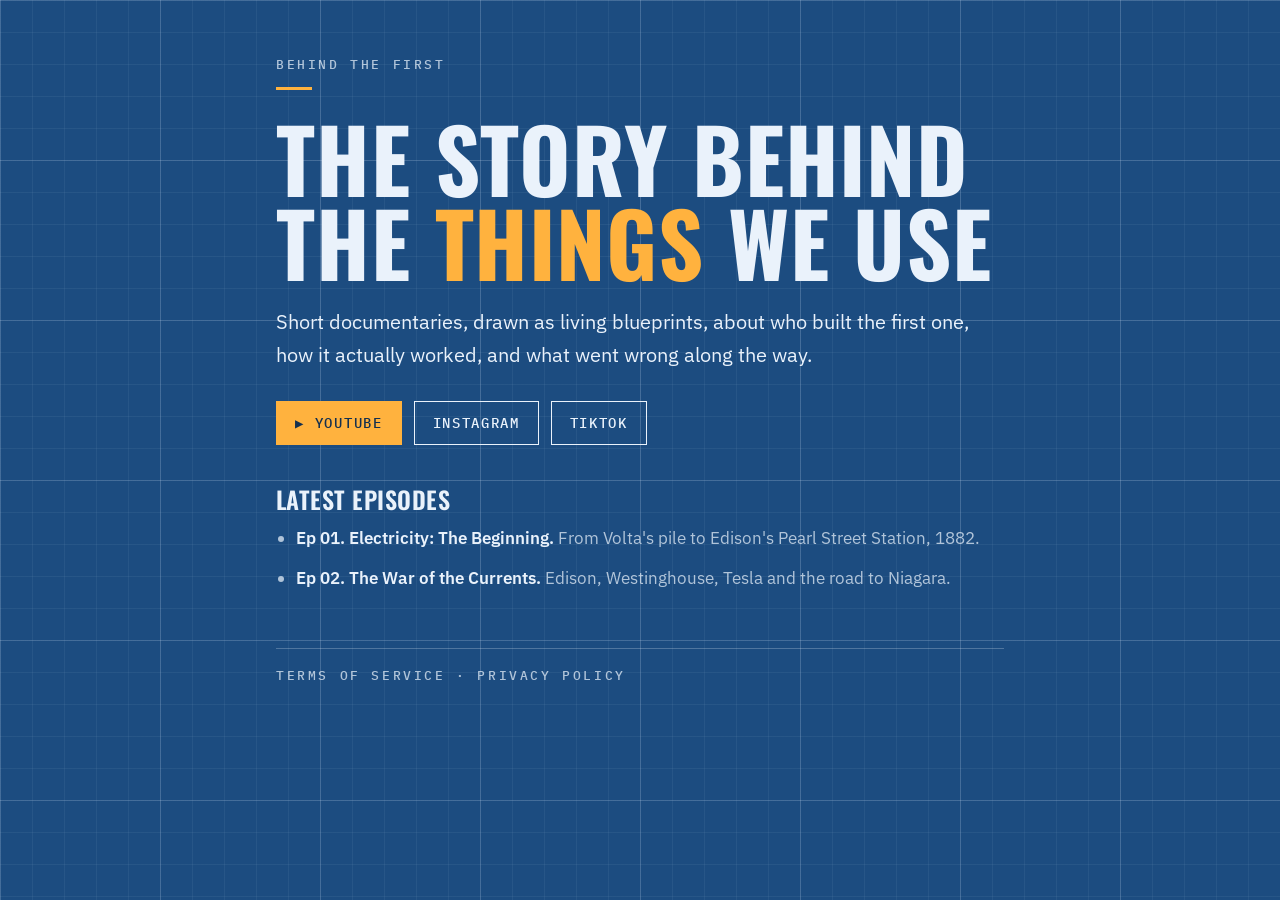
<file: index.html>
<!doctype html>
<html lang="en"><head><meta charset="utf-8"><meta name="viewport" content="width=device-width,initial-scale=1">
<title>Behind The First</title>
<meta name="description" content="The story behind the things we use: short blueprint documentaries about how the first ones were made and how they worked.">
<link rel="stylesheet" href="style.css"></head>
<body><main>
<div class="k">Behind The First</div><div class="tick"></div>
<h1>The story behind<br>the <b>things</b> we use</h1>
<p class="lead">Short documentaries, drawn as living blueprints, about who built the first one, how it actually worked, and what went wrong along the way.</p>
<div class="links">
 <a href="https://www.youtube.com/channel/UCNTVuP8-NSYDRXCPRFYCdhg">▶ YouTube</a>
 <a href="https://www.instagram.com/behindthefirst.tv/">Instagram</a>
 <a href="https://www.tiktok.com/@behindthefirst.tv">TikTok</a>
</div>
<h2>Latest episodes</h2>
<ul>
 <li><strong>Ep 01. Electricity: The Beginning.</strong> From Volta's pile to Edison's Pearl Street Station, 1882.</li>
 <li><strong>Ep 02. The War of the Currents.</strong> Edison, Westinghouse, Tesla and the road to Niagara.</li>
</ul>
<footer class="k"><a href="terms.html">Terms of Service</a> · <a href="privacy.html">Privacy Policy</a></footer>
</main></body></html>
</file>
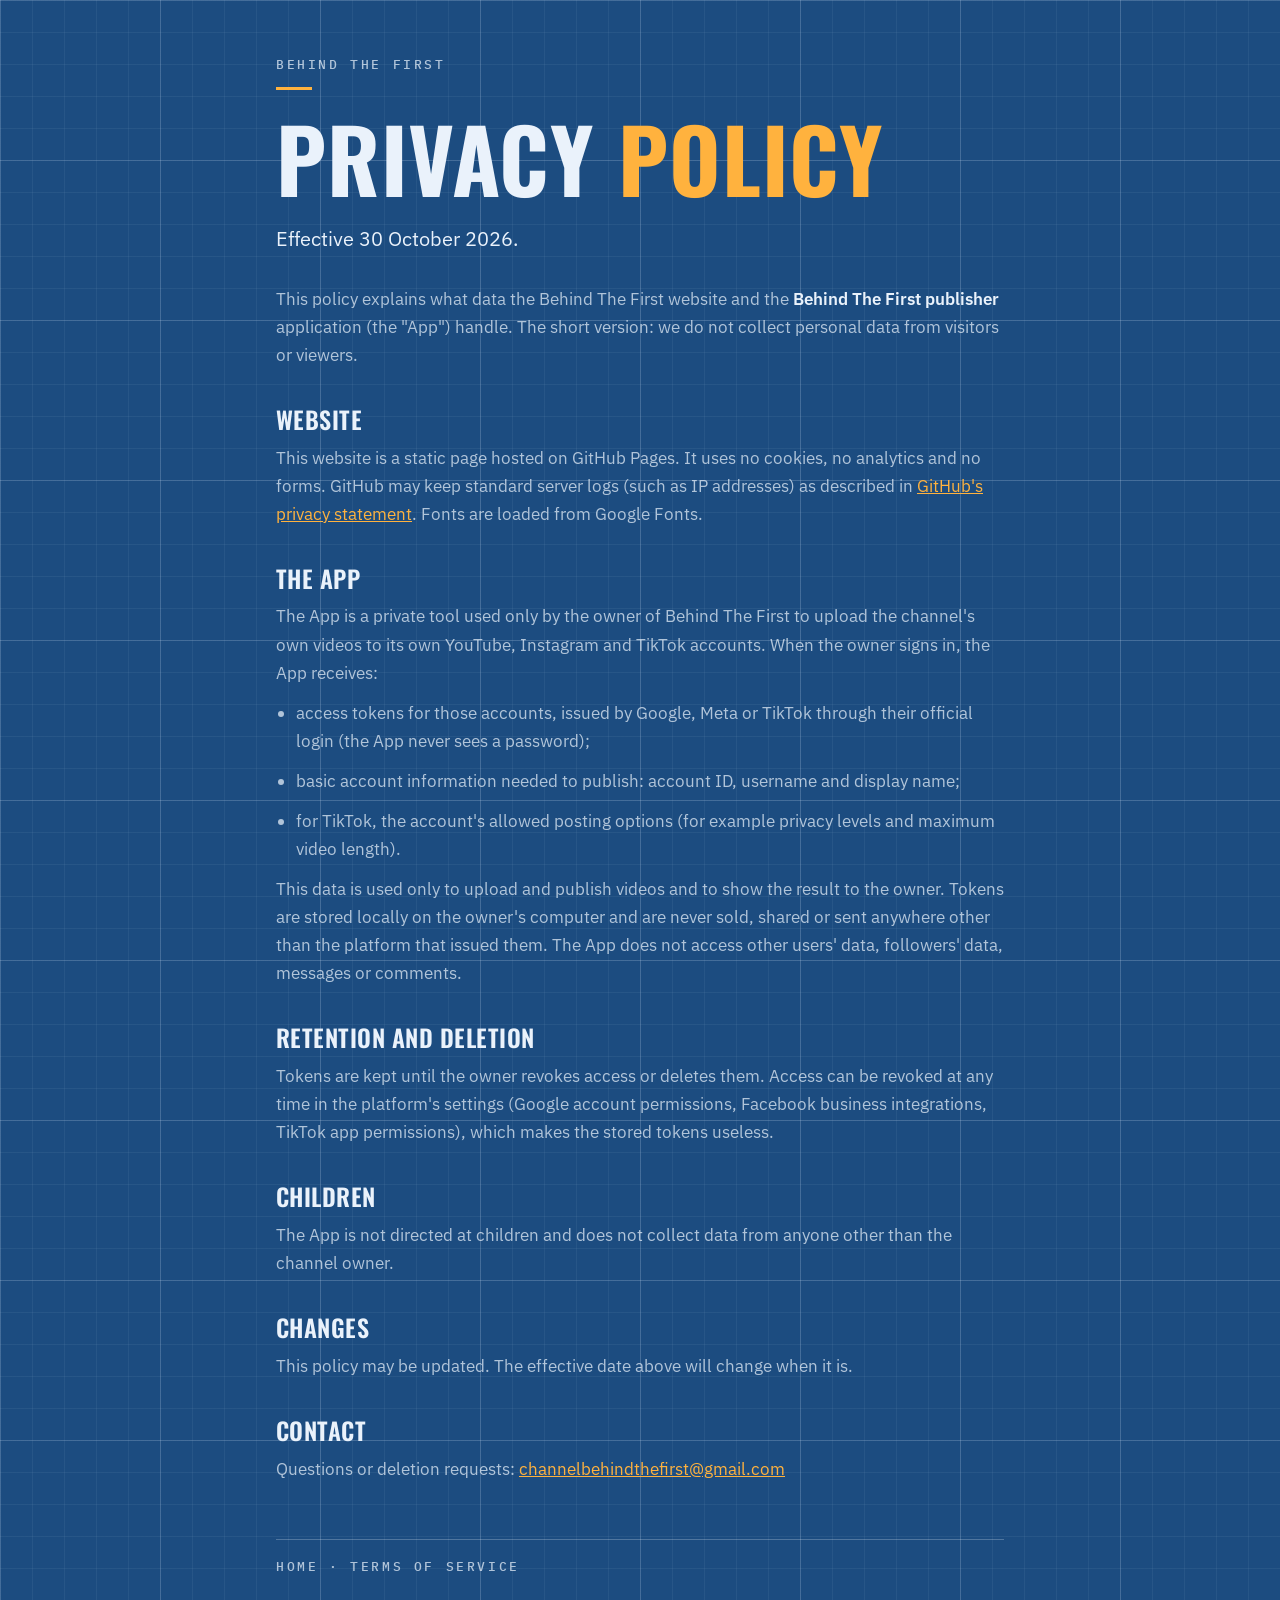
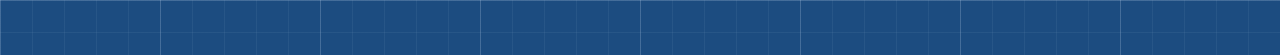
<file: privacy.html>
<!doctype html>
<html lang="en"><head><meta charset="utf-8"><meta name="viewport" content="width=device-width,initial-scale=1">
<title>Privacy Policy</title>
<link rel="stylesheet" href="style.css"></head>
<body><main>
<div class="k"><a href="index.html">Behind The First</a></div><div class="tick"></div>
<h1>Privacy <b>Policy</b></h1>
<p class="lead">Effective 30 October 2026.</p>

<p>This policy explains what data the Behind The First website and the <strong>Behind The First publisher</strong>
application (the "App") handle. The short version: we do not collect personal data from visitors or viewers.</p>

<h2>Website</h2>
<p>This website is a static page hosted on GitHub Pages. It uses no cookies, no analytics and no forms. GitHub may
keep standard server logs (such as IP addresses) as described in
<a href="https://docs.github.com/en/site-policy/privacy-policies/github-general-privacy-statement">GitHub's privacy statement</a>.
Fonts are loaded from Google Fonts.</p>

<h2>The App</h2>
<p>The App is a private tool used only by the owner of Behind The First to upload the channel's own videos to its own
YouTube, Instagram and TikTok accounts. When the owner signs in, the App receives:</p>
<ul>
 <li>access tokens for those accounts, issued by Google, Meta or TikTok through their official login (the App never sees a password);</li>
 <li>basic account information needed to publish: account ID, username and display name;</li>
 <li>for TikTok, the account's allowed posting options (for example privacy levels and maximum video length).</li>
</ul>
<p>This data is used only to upload and publish videos and to show the result to the owner.
Tokens are stored locally on the owner's computer and are never sold, shared or sent anywhere other than the
platform that issued them. The App does not access other users' data, followers' data, messages or comments.</p>

<h2>Retention and deletion</h2>
<p>Tokens are kept until the owner revokes access or deletes them. Access can be revoked at any time in the
platform's settings (Google account permissions, Facebook business integrations, TikTok app permissions),
which makes the stored tokens useless.</p>

<h2>Children</h2>
<p>The App is not directed at children and does not collect data from anyone other than the channel owner.</p>

<h2>Changes</h2>
<p>This policy may be updated. The effective date above will change when it is.</p>

<h2>Contact</h2>
<p>Questions or deletion requests: <a href="mailto:channelbehindthefirst@gmail.com">channelbehindthefirst@gmail.com</a></p>

<footer class="k"><a href="index.html">Home</a> · <a href="terms.html">Terms of Service</a></footer>
</main></body></html>
</file>
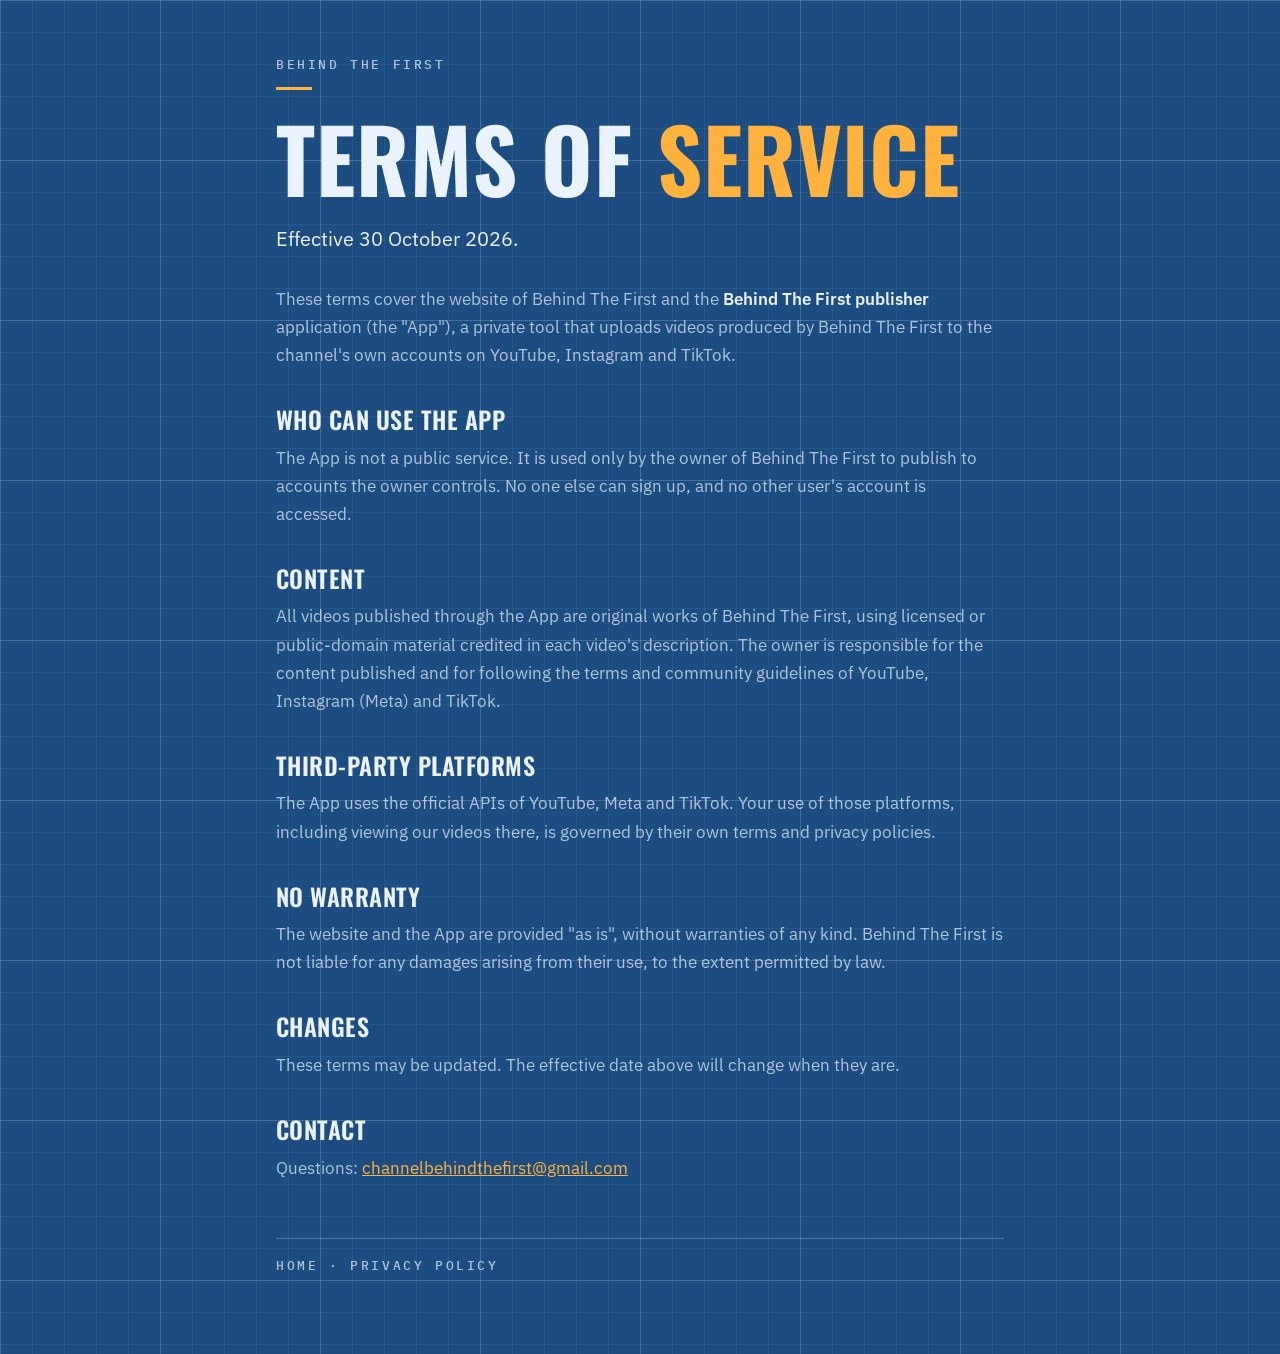
<file: terms.html>
<!doctype html>
<html lang="en"><head><meta charset="utf-8"><meta name="viewport" content="width=device-width,initial-scale=1">
<title>Terms of Service</title>
<link rel="stylesheet" href="style.css"></head>
<body><main>
<div class="k"><a href="index.html">Behind The First</a></div><div class="tick"></div>
<h1>Terms of <b>Service</b></h1>
<p class="lead">Effective 30 October 2026.</p>

<p>These terms cover the website of Behind The First and the <strong>Behind The First publisher</strong> application
(the "App"), a private tool that uploads videos produced by Behind The First to the channel's own accounts on
YouTube, Instagram and TikTok.</p>

<h2>Who can use the App</h2>
<p>The App is not a public service. It is used only by the owner of Behind The First to publish to accounts the owner
controls. No one else can sign up, and no other user's account is accessed.</p>

<h2>Content</h2>
<p>All videos published through the App are original works of Behind The First, using licensed or public-domain
material credited in each video's description. The owner is responsible for the content published and for following
the terms and community guidelines of YouTube, Instagram (Meta) and TikTok.</p>

<h2>Third-party platforms</h2>
<p>The App uses the official APIs of YouTube, Meta and TikTok. Your use of those platforms, including viewing our
videos there, is governed by their own terms and privacy policies.</p>

<h2>No warranty</h2>
<p>The website and the App are provided "as is", without warranties of any kind. Behind The First is not liable for
any damages arising from their use, to the extent permitted by law.</p>

<h2>Changes</h2>
<p>These terms may be updated. The effective date above will change when they are.</p>

<h2>Contact</h2>
<p>Questions: <a href="mailto:channelbehindthefirst@gmail.com">channelbehindthefirst@gmail.com</a></p>

<footer class="k"><a href="index.html">Home</a> · <a href="privacy.html">Privacy Policy</a></footer>
</main></body></html>
</file>
<file: style.css>
@import url('https://fonts.googleapis.com/css2?family=Oswald:wght@500;700&family=IBM+Plex+Mono:wght@500&family=IBM+Plex+Sans:wght@400;600&display=swap');
:root{--paper:#1c4c80;--deep:#143a66;--ink:#eaf2fb;--dim:rgba(234,242,251,.72);--amber:#ffb23e}
*{box-sizing:border-box;margin:0;padding:0}
html{background:var(--paper)}
body{min-height:100vh;color:var(--ink);font:400 17px/1.65 'IBM Plex Sans',system-ui,sans-serif;
 background-color:var(--paper);background-image:
 linear-gradient(rgba(220,235,255,.16) 1px,transparent 1px),linear-gradient(90deg,rgba(220,235,255,.16) 1px,transparent 1px),
 linear-gradient(rgba(220,235,255,.06) 1px,transparent 1px),linear-gradient(90deg,rgba(220,235,255,.06) 1px,transparent 1px);
 background-size:160px 160px,160px 160px,32px 32px,32px 32px}
main{max-width:760px;margin:0 auto;padding:56px 16px 80px}
.k{font:500 13px 'IBM Plex Mono',monospace;letter-spacing:.2em;text-transform:uppercase;color:var(--dim)}
.k a{color:inherit;text-decoration:none}.k a:hover{color:var(--ink)}
.tick{width:36px;border-top:3px solid var(--amber);margin:14px 0 26px}
h1{font:700 clamp(44px,9vw,88px)/.95 'Oswald',sans-serif;text-transform:uppercase;letter-spacing:.01em}
h1 b{color:var(--amber);font-weight:700}
h2{font:600 24px/1.2 'Oswald',sans-serif;text-transform:uppercase;letter-spacing:.02em;margin:36px 0 10px}
p,li{color:var(--dim);margin:0 0 12px}
ul{padding-left:20px}
strong{color:var(--ink);font-weight:600}
a{color:var(--amber)}
.lead{font-size:20px;color:var(--ink);margin:22px 0 30px;max-width:36em}
.links{display:flex;flex-wrap:wrap;gap:12px;margin:8px 0 40px}
.links a{font:500 14px 'IBM Plex Mono',monospace;letter-spacing:.12em;text-transform:uppercase;color:var(--ink);
 text-decoration:none;border:1.5px solid var(--ink);padding:12px 18px}
.links a:first-child{background:var(--amber);border-color:var(--amber);color:#14304f}
.links a:hover{background:var(--ink);color:var(--paper)}
footer{margin-top:56px;padding-top:18px;border-top:1px solid rgba(234,242,251,.25)}
</file>
